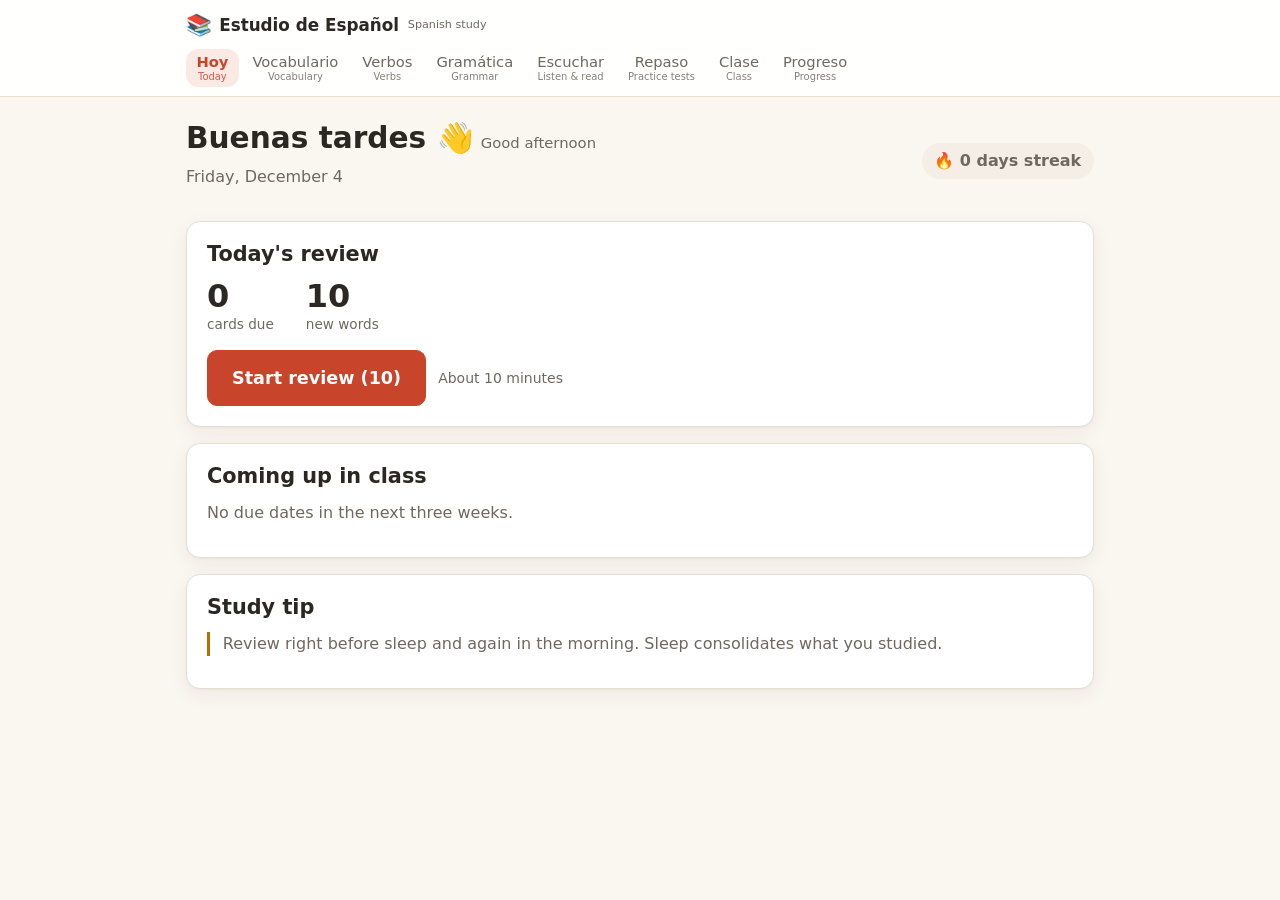
<file: index.html>
<!DOCTYPE html>
<html lang="en">
<head>
  <meta charset="utf-8">
  <meta name="viewport" content="width=device-width, initial-scale=1">
  <title>Hoy · Estudio de Español</title>
  <link rel="stylesheet" href="css/style.css">
  <link rel="icon" href="data:image/svg+xml,%3Csvg xmlns='http://www.w3.org/2000/svg' viewBox='0 0 100 100'%3E%3Ctext y='.9em' font-size='90'%3E%F0%9F%93%9A%3C/text%3E%3C/svg%3E">
</head>
<body>
  <div id="site-header"></div>
  <main class="container" id="app"><p class="muted">Loading…</p></main>
  <script type="module" src="js/pages/hoy.js"></script>
</body>
</html>
</file>
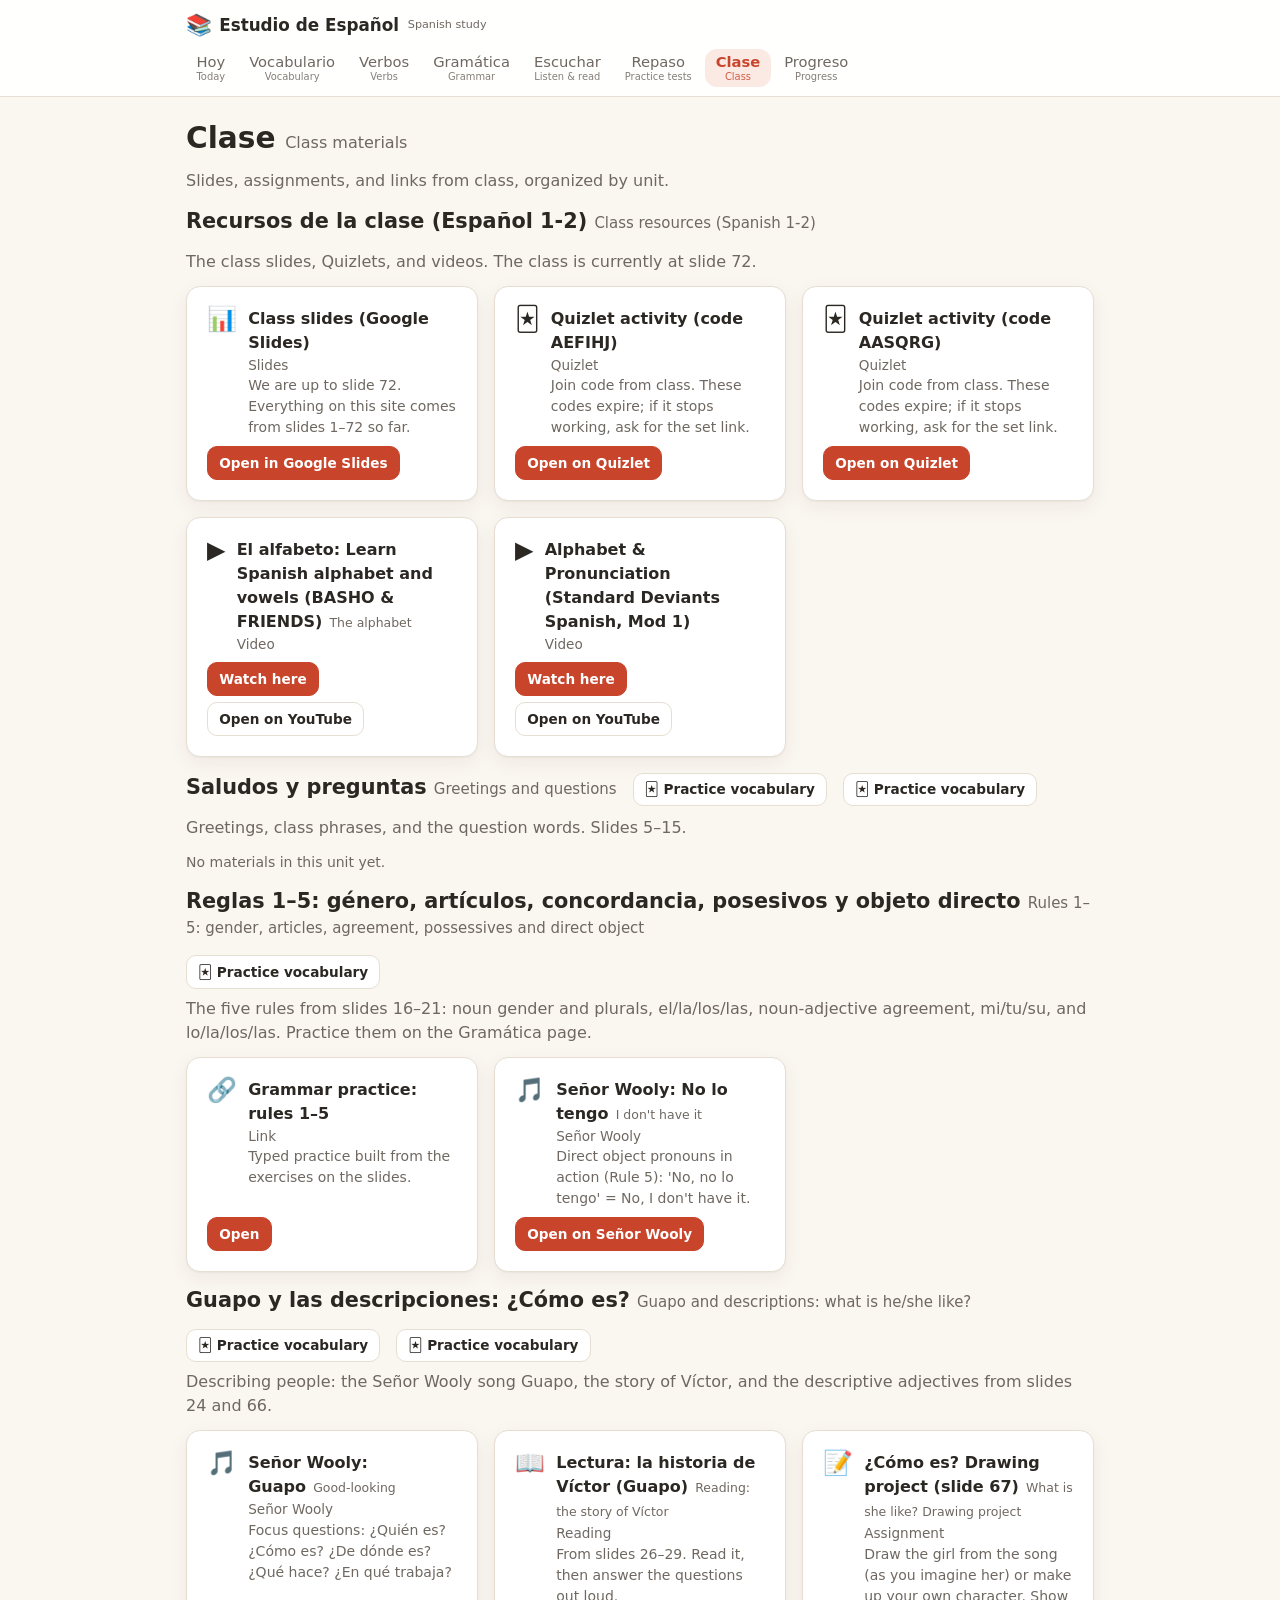
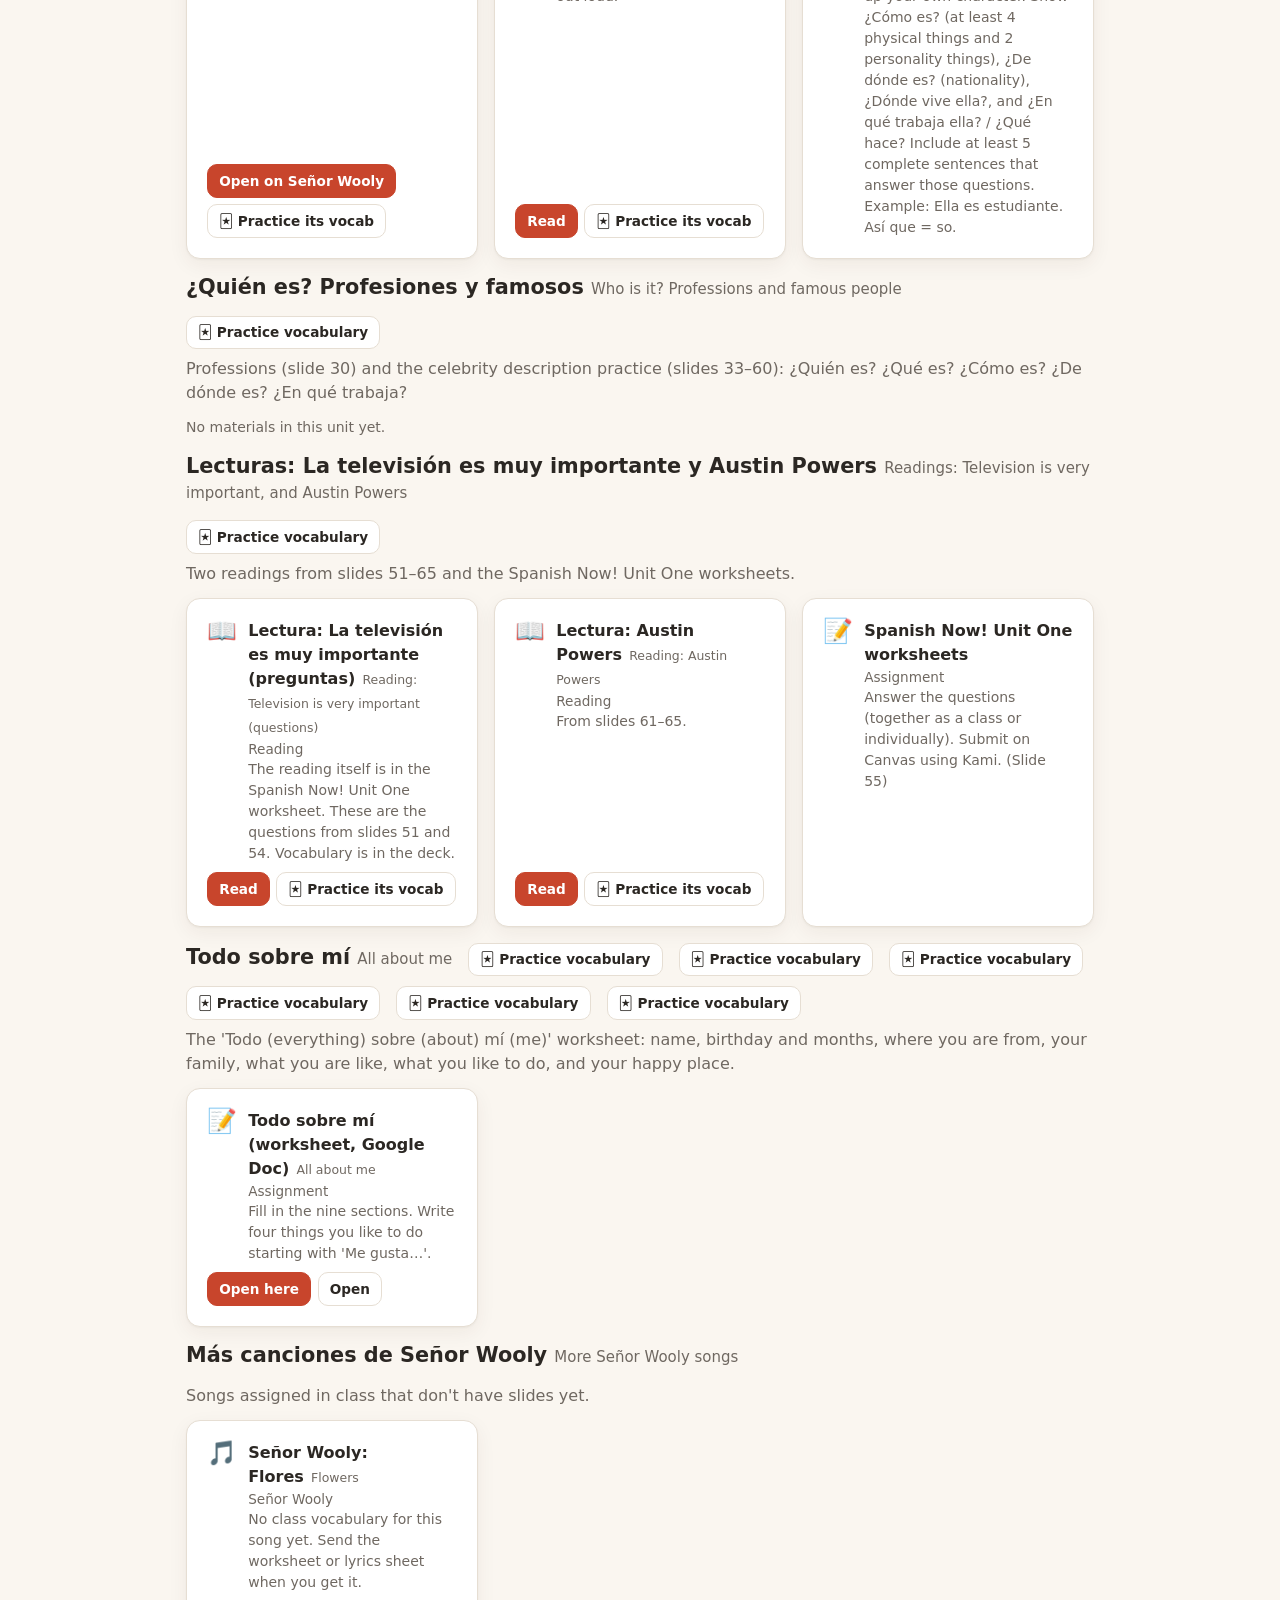
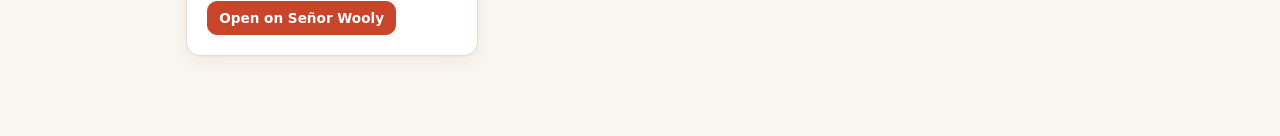
<file: class.html>
<!DOCTYPE html>
<html lang="en">
<head>
  <meta charset="utf-8">
  <meta name="viewport" content="width=device-width, initial-scale=1">
  <title>Clase · Estudio de Español</title>
  <link rel="stylesheet" href="css/style.css">
  <link rel="icon" href="data:image/svg+xml,%3Csvg xmlns='http://www.w3.org/2000/svg' viewBox='0 0 100 100'%3E%3Ctext y='.9em' font-size='90'%3E%F0%9F%93%9A%3C/text%3E%3C/svg%3E">
</head>
<body>
  <div id="site-header"></div>
  <main class="container" id="app"><p class="muted">Loading…</p></main>
  <script type="module" src="js/pages/class.js"></script>
</body>
</html>
</file>
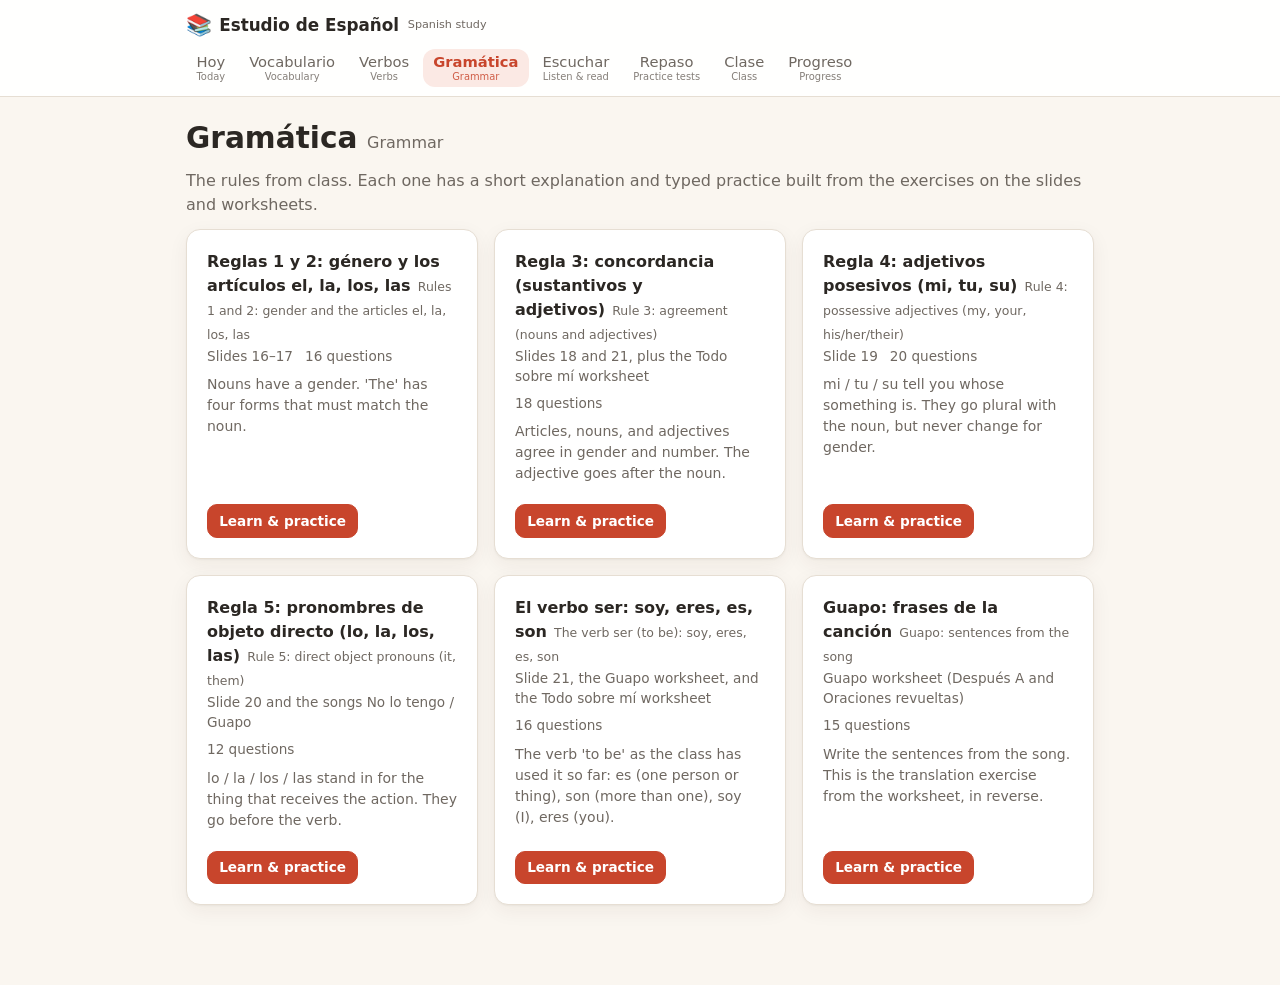
<file: grammar.html>
<!DOCTYPE html>
<html lang="en">
<head>
  <meta charset="utf-8">
  <meta name="viewport" content="width=device-width, initial-scale=1">
  <title>Gramática · Estudio de Español</title>
  <link rel="stylesheet" href="css/style.css">
  <link rel="icon" href="data:image/svg+xml,%3Csvg xmlns='http://www.w3.org/2000/svg' viewBox='0 0 100 100'%3E%3Ctext y='.9em' font-size='90'%3E%F0%9F%93%9A%3C/text%3E%3C/svg%3E">
</head>
<body>
  <div id="site-header"></div>
  <main class="container" id="app"><p class="muted">Loading…</p></main>
  <script type="module" src="js/pages/grammar.js"></script>
</body>
</html>
</file>
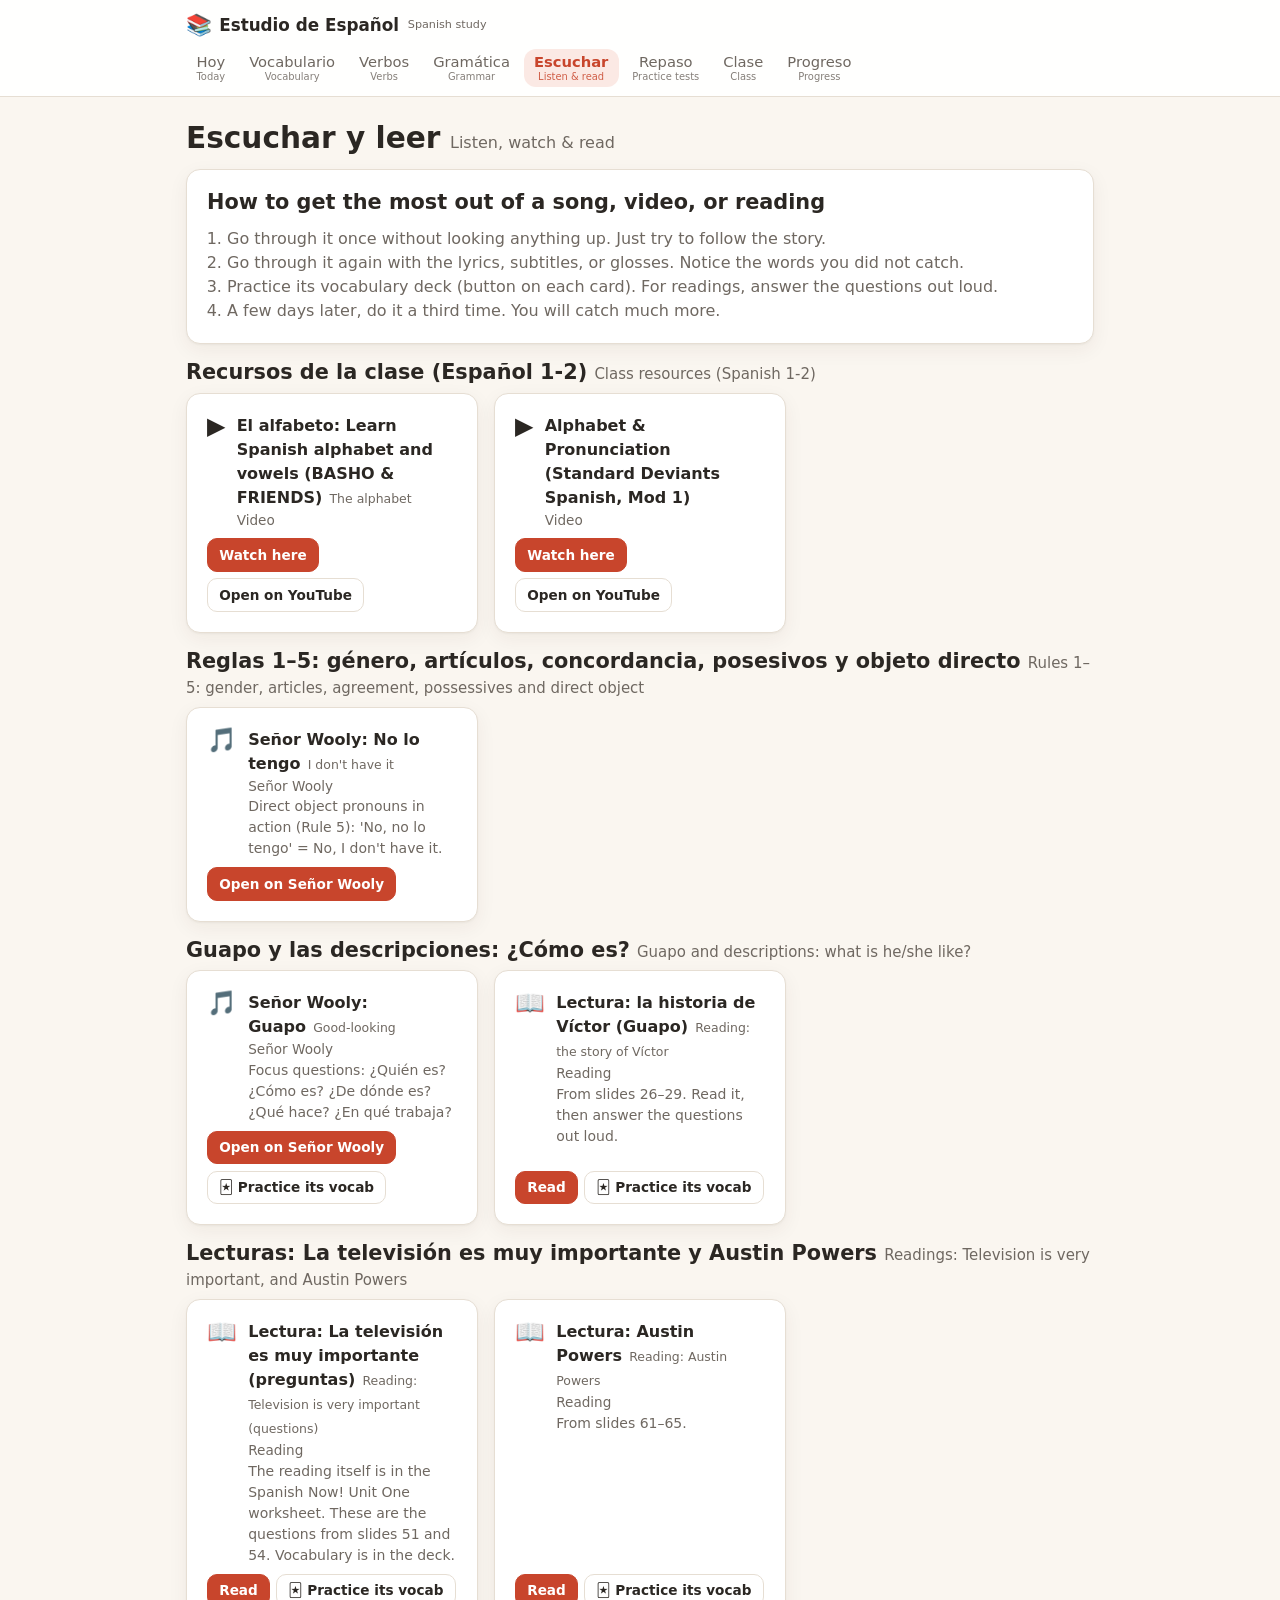
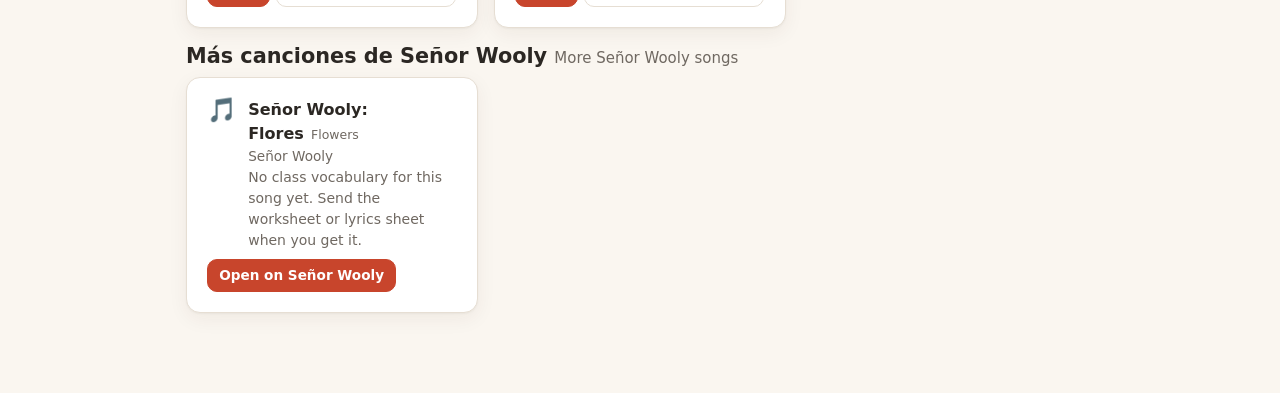
<file: listen.html>
<!DOCTYPE html>
<html lang="en">
<head>
  <meta charset="utf-8">
  <meta name="viewport" content="width=device-width, initial-scale=1">
  <title>Escuchar · Estudio de Español</title>
  <link rel="stylesheet" href="css/style.css">
  <link rel="icon" href="data:image/svg+xml,%3Csvg xmlns='http://www.w3.org/2000/svg' viewBox='0 0 100 100'%3E%3Ctext y='.9em' font-size='90'%3E%F0%9F%93%9A%3C/text%3E%3C/svg%3E">
</head>
<body>
  <div id="site-header"></div>
  <main class="container" id="app"><p class="muted">Loading…</p></main>
  <script type="module" src="js/pages/listen.js"></script>
</body>
</html>
</file>
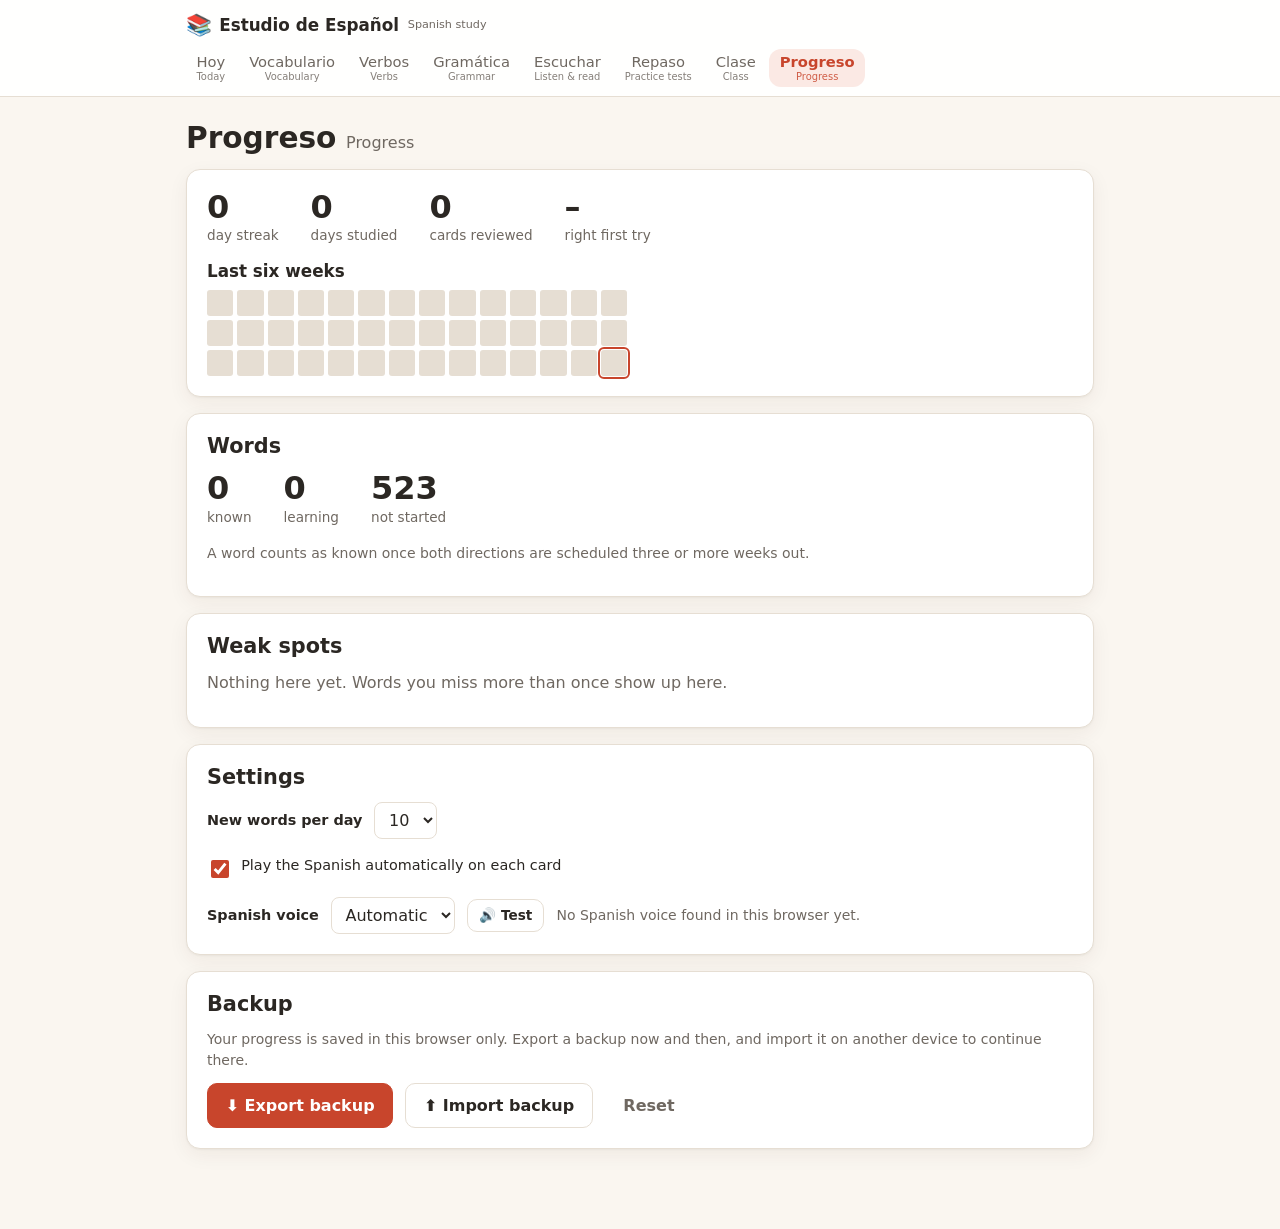
<file: progress.html>
<!DOCTYPE html>
<html lang="en">
<head>
  <meta charset="utf-8">
  <meta name="viewport" content="width=device-width, initial-scale=1">
  <title>Progreso · Estudio de Español</title>
  <link rel="stylesheet" href="css/style.css">
  <link rel="icon" href="data:image/svg+xml,%3Csvg xmlns='http://www.w3.org/2000/svg' viewBox='0 0 100 100'%3E%3Ctext y='.9em' font-size='90'%3E%F0%9F%93%9A%3C/text%3E%3C/svg%3E">
</head>
<body>
  <div id="site-header"></div>
  <main class="container" id="app"><p class="muted">Loading…</p></main>
  <script type="module" src="js/pages/progress.js"></script>
</body>
</html>
</file>
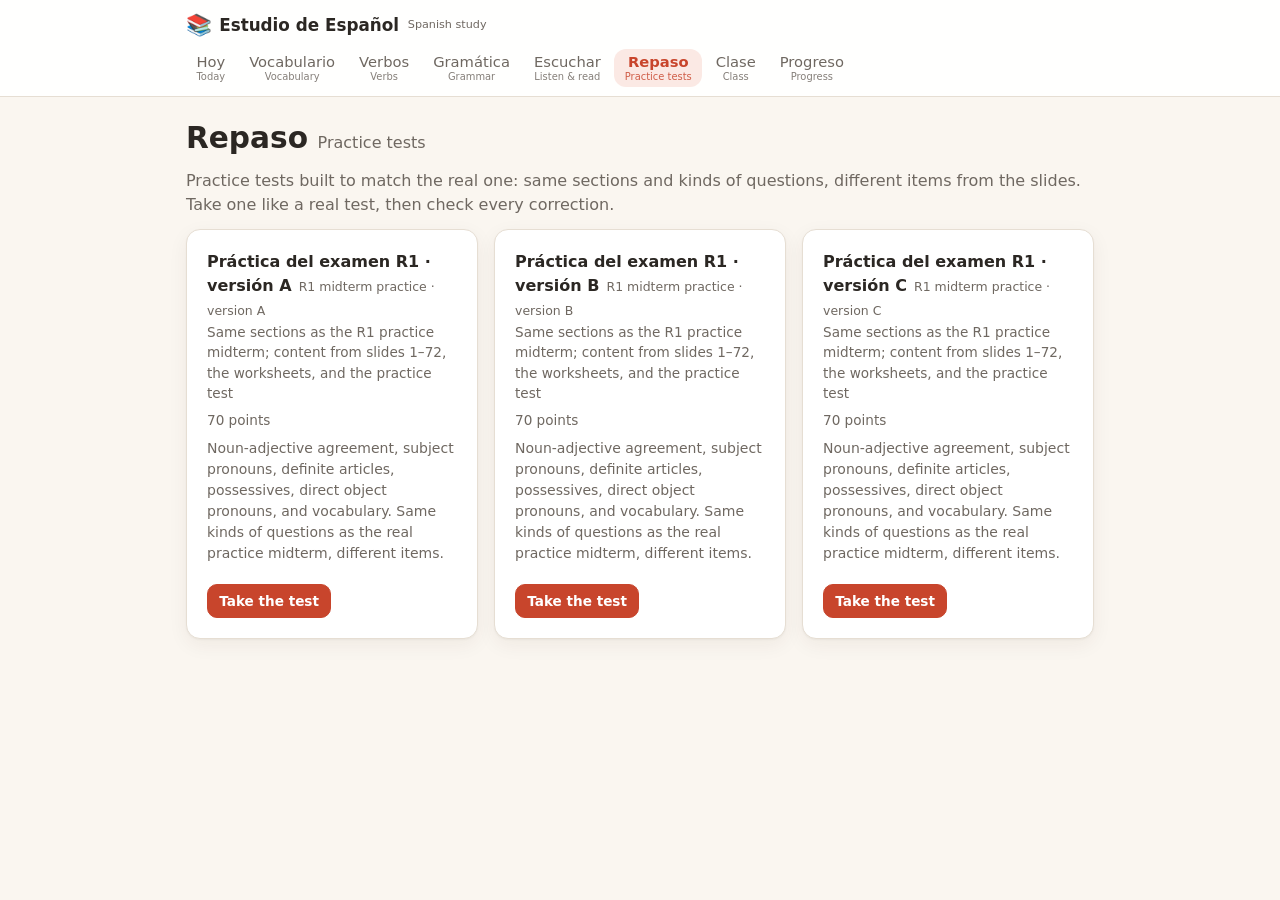
<file: review.html>
<!DOCTYPE html>
<html lang="en">
<head>
  <meta charset="utf-8">
  <meta name="viewport" content="width=device-width, initial-scale=1">
  <title>Repaso · Estudio de Español</title>
  <link rel="stylesheet" href="css/style.css">
  <link rel="icon" href="data:image/svg+xml,%3Csvg xmlns='http://www.w3.org/2000/svg' viewBox='0 0 100 100'%3E%3Ctext y='.9em' font-size='90'%3E%F0%9F%93%9A%3C/text%3E%3C/svg%3E">
</head>
<body>
  <div id="site-header"></div>
  <main class="container" id="app"><p class="muted">Loading…</p></main>
  <script type="module" src="js/pages/tests.js"></script>
</body>
</html>
</file>
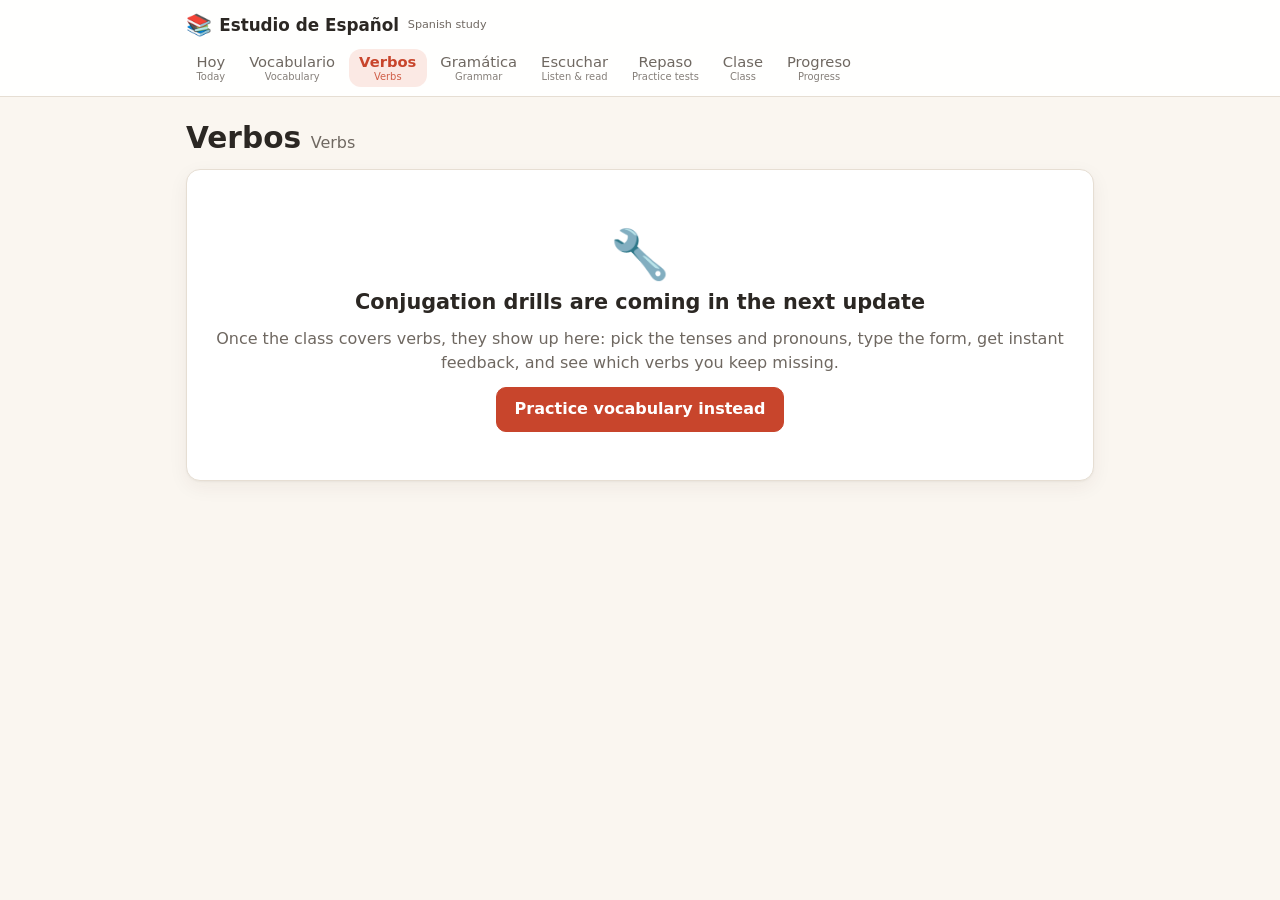
<file: verbs.html>
<!DOCTYPE html>
<html lang="en">
<head>
  <meta charset="utf-8">
  <meta name="viewport" content="width=device-width, initial-scale=1">
  <title>Verbos · Estudio de Español</title>
  <link rel="stylesheet" href="css/style.css">
  <link rel="icon" href="data:image/svg+xml,%3Csvg xmlns='http://www.w3.org/2000/svg' viewBox='0 0 100 100'%3E%3Ctext y='.9em' font-size='90'%3E%F0%9F%93%9A%3C/text%3E%3C/svg%3E">
</head>
<body>
  <div id="site-header"></div>
  <main class="container">
    <div class="section-title"><h1>Verbos</h1><span class="en">Verbs</span></div>
    <div class="card soon">
      <div class="big-icon">🔧</div>
      <h2>Conjugation drills are coming in the next update</h2>
      <p class="muted">Once the class covers verbs, they show up here: pick the tenses and pronouns, type the form, get instant feedback, and see which verbs you keep missing.</p>
      <a class="btn btn-primary" href="vocab.html">Practice vocabulary instead</a>
    </div>
  </main>
  <script type="module">import { initPage } from './js/app.js'; initPage('verbs');</script>
</body>
</html>
</file>
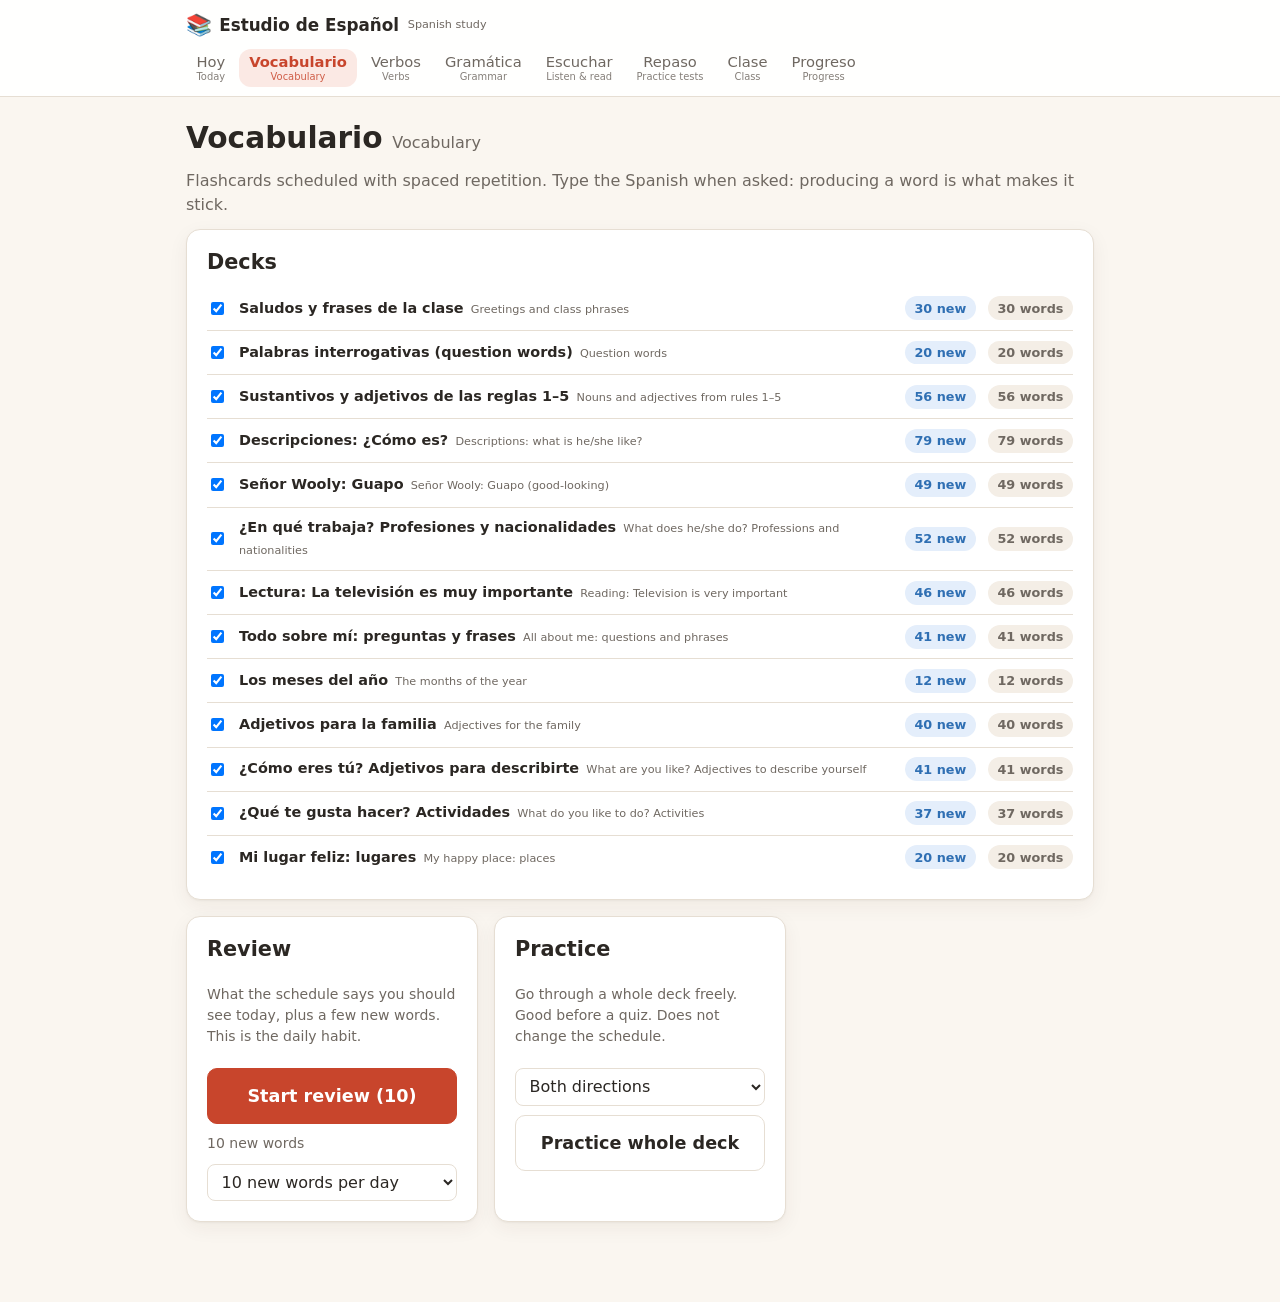
<file: vocab.html>
<!DOCTYPE html>
<html lang="en">
<head>
  <meta charset="utf-8">
  <meta name="viewport" content="width=device-width, initial-scale=1">
  <title>Vocabulario · Estudio de Español</title>
  <link rel="stylesheet" href="css/style.css">
  <link rel="icon" href="data:image/svg+xml,%3Csvg xmlns='http://www.w3.org/2000/svg' viewBox='0 0 100 100'%3E%3Ctext y='.9em' font-size='90'%3E%F0%9F%93%9A%3C/text%3E%3C/svg%3E">
</head>
<body>
  <div id="site-header"></div>
  <main class="container" id="app"><p class="muted">Loading…</p></main>
  <script type="module" src="js/flashcards.js"></script>
</body>
</html>
</file>
<file: css/style.css>
/* ---------- Tokens ---------- */
:root {
  --bg: #faf6f0;
  --surface: #ffffff;
  --surface-2: #f4eee6;
  --text: #2b2723;
  --muted: #6f6861;
  --border: #e6ded3;
  --accent: #c8452c;
  --accent-soft: #fbe9e4;
  --green: #2e8b57;
  --green-soft: #e3f4ea;
  --amber: #b86e00;
  --amber-soft: #fff3dc;
  --blue: #2f6fb3;
  --blue-soft: #e4eefb;
  --radius: 14px;
  --shadow: 0 1px 2px rgba(0,0,0,.04), 0 6px 20px rgba(60,40,20,.06);
  --font: system-ui, -apple-system, "Segoe UI", Roboto, "Helvetica Neue", Arial, sans-serif;
}
@media (prefers-color-scheme: dark) {
  :root {
    --bg: #17140f;
    --surface: #211d18;
    --surface-2: #2a251f;
    --text: #f1ebe3;
    --muted: #a59c91;
    --border: #35302a;
    --accent: #ff7b5c;
    --accent-soft: #3a221b;
    --green: #5ccf8a;
    --green-soft: #1d3527;
    --amber: #ffb347;
    --amber-soft: #3b2d12;
    --blue: #7fb3ff;
    --blue-soft: #1e2d44;
    --shadow: 0 1px 2px rgba(0,0,0,.3), 0 6px 20px rgba(0,0,0,.25);
  }
}

/* ---------- Base ---------- */
* { box-sizing: border-box; }
html { color-scheme: light dark; }
body {
  margin: 0;
  font-family: var(--font);
  font-size: 16px;
  line-height: 1.5;
  background: var(--bg);
  color: var(--text);
  -webkit-font-smoothing: antialiased;
}
a { color: var(--accent); }
h1, h2, h3 { line-height: 1.2; margin: 0 0 .5rem; }
h1 { font-size: 1.85rem; }
h2 { font-size: 1.3rem; }
h3 { font-size: 1.05rem; }
p { margin: 0 0 .75rem; }
.muted { color: var(--muted); }
.small { font-size: .875rem; }
.center { text-align: center; }
.mt { margin-top: 1rem; }
.mb { margin-bottom: 1rem; }
.row { display: flex; flex-wrap: wrap; gap: .75rem; align-items: center; }
.row.between { justify-content: space-between; }
.stack { display: flex; flex-direction: column; gap: 1rem; }
.hidden { display: none !important; }

.container {
  max-width: 940px;
  margin: 0 auto;
  padding: 1.5rem 1rem 5rem;
}

/* ---------- Header / nav ---------- */
.site-header {
  position: sticky;
  top: 0;
  z-index: 20;
  background: color-mix(in srgb, var(--surface) 92%, transparent);
  backdrop-filter: blur(8px);
  border-bottom: 1px solid var(--border);
}
.header-inner {
  padding: .6rem 1rem;
  display: flex;
  flex-wrap: wrap;
  align-items: center;
  gap: .5rem 1.25rem;
}
.brand {
  font-weight: 800;
  text-decoration: none;
  color: var(--text);
  display: inline-flex;
  align-items: center;
  gap: .45rem;
  font-size: 1.05rem;
  white-space: nowrap;
}
.brand-icon { font-size: 1.3rem; }
.brand-en { font-size: .7rem; color: var(--muted); font-weight: 500; margin-left: .1rem; }
.nav { display: flex; flex-wrap: wrap; gap: .2rem; }
.nav-link {
  text-decoration: none;
  color: var(--muted);
  padding: .3rem .65rem;
  border-radius: 12px;
  font-size: .92rem;
  font-weight: 500;
  white-space: nowrap;
  display: inline-flex;
  flex-direction: column;
  align-items: center;
  line-height: 1.15;
}
.nav-en { font-size: .62rem; font-weight: 500; color: var(--muted); opacity: .85; }
.nav-link:hover { background: var(--surface-2); color: var(--text); }
.nav-link.active { background: var(--accent-soft); color: var(--accent); font-weight: 700; }
.nav-link.active .nav-en { color: var(--accent); }

/* Small gray English next to a Spanish title */
.tr { color: var(--muted); font-size: .78em; font-weight: 500; margin-left: .45rem; }
h1 .tr { font-size: .5em; }
h2 .tr { font-size: .72em; }

/* ---------- Cards & layout ---------- */
.card {
  background: var(--surface);
  border: 1px solid var(--border);
  border-radius: var(--radius);
  padding: 1.25rem;
  box-shadow: var(--shadow);
}
.card + .card { margin-top: 1rem; }
.card h2 { margin-bottom: .75rem; }
.grid {
  display: grid;
  gap: 1rem;
  grid-template-columns: repeat(auto-fill, minmax(260px, 1fr));
}
.grid .card + .card { margin-top: 0; }
.section-title {
  display: flex;
  align-items: baseline;
  gap: .6rem;
  flex-wrap: wrap;
  margin-bottom: .25rem;
}
.section-title .en { color: var(--muted); font-weight: 500; font-size: 1rem; }

/* ---------- Buttons ---------- */
.btn {
  display: inline-flex;
  align-items: center;
  justify-content: center;
  gap: .4rem;
  padding: .6rem 1.1rem;
  border-radius: 10px;
  font: inherit;
  font-weight: 600;
  border: 1px solid var(--border);
  background: var(--surface);
  color: var(--text);
  cursor: pointer;
  text-decoration: none;
  transition: transform .05s ease, background .15s ease;
}
.btn:hover { background: var(--surface-2); }
.btn:active { transform: translateY(1px); }
.btn:disabled { opacity: .5; cursor: not-allowed; }
.btn-primary { background: var(--accent); border-color: var(--accent); color: #fff; }
.btn-primary:hover { background: color-mix(in srgb, var(--accent) 88%, black); }
.btn-ghost { background: transparent; border-color: transparent; color: var(--muted); }
.btn-ghost:hover { background: var(--surface-2); color: var(--text); }
.btn-lg { font-size: 1.1rem; padding: .85rem 1.5rem; }
.btn-sm { font-size: .85rem; padding: .35rem .7rem; }
.btn-block { width: 100%; }
.icon-btn {
  border: 1px solid var(--border);
  background: var(--surface);
  border-radius: 999px;
  width: 2.5rem;
  height: 2.5rem;
  font-size: 1.2rem;
  cursor: pointer;
  display: inline-flex;
  align-items: center;
  justify-content: center;
}
.icon-btn:hover { background: var(--surface-2); }

/* ---------- Chips, badges, stats ---------- */
.chip {
  display: inline-flex;
  align-items: center;
  gap: .3rem;
  padding: .15rem .6rem;
  border-radius: 999px;
  font-size: .8rem;
  font-weight: 600;
  background: var(--surface-2);
  color: var(--muted);
}
.chip.accent { background: var(--accent-soft); color: var(--accent); }
.chip.green { background: var(--green-soft); color: var(--green); }
.chip.amber { background: var(--amber-soft); color: var(--amber); }
.chip.blue { background: var(--blue-soft); color: var(--blue); }
.stats { display: flex; flex-wrap: wrap; gap: 1rem 2rem; }
.stat .num { font-size: 2rem; font-weight: 800; line-height: 1.1; }
.stat .label { color: var(--muted); font-size: .85rem; }
.progress { height: 6px; background: var(--border); border-radius: 999px; overflow: hidden; }
.progress i { display: block; height: 100%; background: var(--accent); transition: width .2s ease; }

/* ---------- Forms ---------- */
label { font-weight: 600; font-size: .9rem; }
select, input[type="text"], input[type="number"] {
  font: inherit;
  padding: .45rem .6rem;
  border-radius: 8px;
  border: 1px solid var(--border);
  background: var(--surface);
  color: var(--text);
}
.check { display: flex; align-items: flex-start; gap: .6rem; cursor: pointer; font-weight: 500; }
.check input { margin-top: .3rem; width: 1.1rem; height: 1.1rem; accent-color: var(--accent); }

/* ---------- Flashcards ---------- */
.session-top { display: flex; align-items: center; gap: .75rem; margin-bottom: .75rem; }
.session-top .progress { flex: 1; }
.flashcard {
  min-height: 240px;
  display: flex;
  flex-direction: column;
  align-items: center;
  justify-content: center;
  text-align: center;
  gap: .6rem;
  padding: 2rem 1.25rem;
}
.flashcard .lang-tag {
  font-size: .75rem;
  text-transform: uppercase;
  letter-spacing: .08em;
  color: var(--muted);
  font-weight: 700;
}
.flashcard .word { font-size: 2.1rem; font-weight: 800; line-height: 1.15; }
.flashcard .word.small-word { font-size: 1.5rem; }
.flashcard .note { color: var(--muted); font-size: .9rem; }
.flashcard .example { color: var(--muted); font-style: italic; margin-top: .25rem; }
.flashcard .divider { width: 60px; height: 2px; background: var(--border); margin: .5rem 0; }
.answer-form { width: 100%; max-width: 480px; display: flex; flex-direction: column; gap: .6rem; }
.answer-input {
  font: inherit;
  font-size: 1.25rem;
  padding: .7rem 1rem;
  width: 100%;
  border: 2px solid var(--border);
  border-radius: 10px;
  background: var(--bg);
  color: var(--text);
  text-align: center;
}
.answer-input:focus { outline: none; border-color: var(--accent); }
.accent-keys { display: flex; flex-wrap: wrap; justify-content: center; gap: .35rem; }
.accent-keys button {
  min-width: 2.4rem;
  padding: .35rem .5rem;
  font: inherit;
  font-size: 1.1rem;
  border-radius: 8px;
  border: 1px solid var(--border);
  background: var(--surface);
  color: var(--text);
  cursor: pointer;
}
.accent-keys button:hover { background: var(--surface-2); }
.result {
  width: 100%;
  max-width: 480px;
  padding: .75rem 1rem;
  border-radius: 10px;
  border-left: 4px solid var(--border);
  background: var(--surface-2);
  text-align: left;
}
.result.correct { border-color: var(--green); background: var(--green-soft); }
.result.almost { border-color: var(--amber); background: var(--amber-soft); }
.result.wrong { border-color: var(--accent); background: var(--accent-soft); }
.result .headline { font-weight: 700; }
.result .answer { font-size: 1.3rem; font-weight: 800; margin: .15rem 0; }
.rating-row {
  display: grid;
  grid-template-columns: repeat(4, 1fr);
  gap: .5rem;
  width: 100%;
  max-width: 520px;
  margin-top: .5rem;
}
.rating-btn {
  display: flex;
  flex-direction: column;
  align-items: center;
  gap: .1rem;
  padding: .6rem .3rem;
  border-radius: 10px;
  border: 2px solid var(--border);
  background: var(--surface);
  color: var(--text);
  font: inherit;
  font-weight: 700;
  cursor: pointer;
}
.rating-btn small { font-weight: 500; color: var(--muted); font-size: .75rem; }
.rating-btn .key { font-size: .7rem; color: var(--muted); font-weight: 500; }
.rating-btn.again { border-color: var(--accent); }
.rating-btn.hard { border-color: var(--amber); }
.rating-btn.good { border-color: var(--green); }
.rating-btn.easy { border-color: var(--blue); }
.rating-btn.is-default { box-shadow: 0 0 0 3px color-mix(in srgb, var(--accent) 30%, transparent); }
.rating-btn:hover { background: var(--surface-2); }
.actions { display: flex; flex-wrap: wrap; gap: .5rem; justify-content: center; margin-top: .25rem; }
.kbd-hint { color: var(--muted); font-size: .8rem; }
kbd {
  font-family: inherit;
  font-size: .75rem;
  padding: .05rem .35rem;
  border: 1px solid var(--border);
  border-bottom-width: 2px;
  border-radius: 5px;
  background: var(--surface-2);
}
.deck-row {
  display: flex;
  flex-wrap: wrap;
  align-items: center;
  gap: .5rem .75rem;
  padding: .6rem 0;
  border-top: 1px solid var(--border);
}
.deck-row:first-of-type { border-top: 0; }
.deck-row .title { font-weight: 600; flex: 1; min-width: 160px; }
.mode-card { display: flex; flex-direction: column; gap: .6rem; }
.mode-card .big { font-size: 1.6rem; font-weight: 800; }

/* ---------- Class resources ---------- */
.unit { scroll-margin-top: 80px; }
.unit-head { display: flex; flex-wrap: wrap; align-items: baseline; gap: .5rem 1rem; margin-bottom: .5rem; }
.resource { display: flex; flex-direction: column; gap: .5rem; }
.resource-head { display: flex; gap: .7rem; align-items: flex-start; }
.resource-icon { font-size: 1.5rem; line-height: 1; flex-shrink: 0; }
.resource-title { font-weight: 700; }
.resource-meta { color: var(--muted); font-size: .85rem; display: flex; flex-wrap: wrap; gap: .4rem .75rem; }
.resource-actions { display: flex; flex-wrap: wrap; gap: .4rem; margin-top: auto; }
.badge-due { color: var(--amber); font-weight: 600; }
.badge-overdue { color: var(--accent); font-weight: 600; }
.viewer { grid-column: 1 / -1; }
.pdf-frame { width: 100%; height: 72vh; border: 1px solid var(--border); border-radius: 10px; background: #fff; }
.video-frame { width: 100%; aspect-ratio: 16 / 9; border: 0; border-radius: 10px; background: #000; }
.embed-frame { width: 100%; height: 500px; border: 0; border-radius: 10px; }

/* ---------- Readings & grammar ---------- */
.reading p { line-height: 1.7; }
.reading ol { margin: 0; padding-left: 1.25rem; }
.reading li { margin-bottom: .35rem; }
.examples { width: 100%; border-collapse: collapse; margin-top: .5rem; }
.examples td { padding: .35rem .6rem .35rem 0; border-top: 1px solid var(--border); vertical-align: top; }
.examples td:first-child { font-weight: 600; }

/* ---------- Practice tests ---------- */
.test-section h2 { margin-bottom: .25rem; }
.bank { display: flex; flex-wrap: wrap; gap: .35rem; align-items: center; margin: .5rem 0 .75rem; }
.question { padding: .85rem 0; border-top: 1px solid var(--border); }
.question:first-of-type { border-top: 0; }
.qtext { font-weight: 600; margin-bottom: .45rem; }
.qnum { color: var(--muted); font-weight: 700; margin-right: .4rem; }
.choice { display: flex; align-items: center; gap: .55rem; padding: .3rem .2rem; cursor: pointer; font-weight: 500; border-radius: 8px; }
.choice:hover { background: var(--surface-2); }
.choice input { accent-color: var(--accent); width: 1.05rem; height: 1.05rem; }
.test-input, .test-textarea {
  font: inherit;
  font-size: 1.05rem;
  padding: .5rem .7rem;
  border: 2px solid var(--border);
  border-radius: 8px;
  background: var(--bg);
  color: var(--text);
  width: 100%;
  max-width: 520px;
}
.test-textarea { max-width: 100%; resize: vertical; }
.test-input:focus, .test-textarea:focus { outline: none; border-color: var(--accent); }
.match-row { display: flex; flex-wrap: wrap; align-items: center; gap: .5rem .9rem; padding: .3rem 0; }
.match-row .l { font-weight: 600; min-width: 140px; }
.match-row select { min-width: 220px; }
.question .result { max-width: 100%; margin-top: .5rem; }
.question .result .given { font-size: .9rem; }
.score-card { text-align: center; }
.score-card .big-score { font-size: 3rem; font-weight: 800; line-height: 1; }
.accent-bar {
  position: sticky;
  bottom: .75rem;
  margin-top: 1rem;
  background: var(--surface);
  border: 1px solid var(--border);
  border-radius: 999px;
  padding: .4rem .7rem;
  box-shadow: var(--shadow);
  display: flex;
  justify-content: center;
  align-items: center;
  gap: .5rem;
  flex-wrap: wrap;
}
.accent-bar .accent-keys { justify-content: center; }
.accent-bar .hint { color: var(--muted); font-size: .75rem; }
.qtext.long { font-weight: 500; line-height: 1.6; }
.section-reading { background: var(--surface-2); border-radius: 10px; padding: .9rem 1rem; margin: .5rem 0 .75rem; }
.section-reading h3 { margin-bottom: .4rem; }
.section-reading p:last-child { margin-bottom: 0; }
.tf-row { display: flex; flex-wrap: wrap; gap: .25rem 1.25rem; }
.result .answer.model { font-size: 1rem; font-weight: 500; line-height: 1.6; }
.checkmark { font-weight: 800; }
.checkmark.ok { color: var(--green); }
.checkmark.half { color: var(--amber); }
.checkmark.bad { color: var(--accent); }

/* ---------- Home ---------- */
.hero { display: flex; flex-wrap: wrap; justify-content: space-between; align-items: center; gap: .75rem; margin-bottom: 1.25rem; }
.streak { font-size: 1rem; font-weight: 700; padding: .4rem .8rem; }
.due-list { list-style: none; margin: 0; padding: 0; }
.due-list li { display: flex; flex-wrap: wrap; gap: .3rem .75rem; align-items: baseline; padding: .5rem 0; border-top: 1px solid var(--border); }
.due-list li:first-child { border-top: 0; }
.due-list .t { font-weight: 600; flex: 1; min-width: 180px; }
.tip { border-left: 3px solid var(--amber); padding-left: .8rem; color: var(--muted); }

/* ---------- Progress ---------- */
.heatmap { display: grid; grid-template-columns: repeat(14, 1fr); gap: 4px; max-width: 420px; }
.heatmap i { display: block; aspect-ratio: 1; border-radius: 3px; background: var(--border); }
.heatmap i.on { background: var(--green); }
.heatmap i.today { outline: 2px solid var(--accent); outline-offset: 1px; }
.weak-list { list-style: none; margin: 0; padding: 0; }
.weak-list li { display: flex; justify-content: space-between; gap: .75rem; padding: .4rem 0; border-top: 1px solid var(--border); }
.weak-list li:first-child { border-top: 0; }

/* ---------- Misc ---------- */
.empty { color: var(--muted); text-align: center; padding: 2rem 1rem; }
.error { color: var(--accent); font-weight: 600; }
.toast {
  position: fixed;
  left: 50%;
  bottom: 1.5rem;
  transform: translateX(-50%);
  background: var(--text);
  color: var(--bg);
  padding: .6rem 1rem;
  border-radius: 999px;
  font-weight: 600;
  box-shadow: var(--shadow);
  z-index: 50;
  animation: toast-in .2s ease;
}
@keyframes toast-in { from { opacity: 0; transform: translate(-50%, 8px); } to { opacity: 1; transform: translate(-50%, 0); } }
.soon { text-align: center; padding: 3rem 1rem; }
.soon .big-icon { font-size: 3rem; }

@media (max-width: 600px) {
  .container { padding: 1rem .9rem 4rem; }
  h1 { font-size: 1.5rem; }
  .flashcard { padding: 1.5rem .9rem; min-height: 200px; }
  .flashcard .word { font-size: 1.7rem; }
  .pdf-frame { height: 60vh; }
  .nav-link { font-size: .85rem; padding: .3rem .55rem; }
}
</file>
